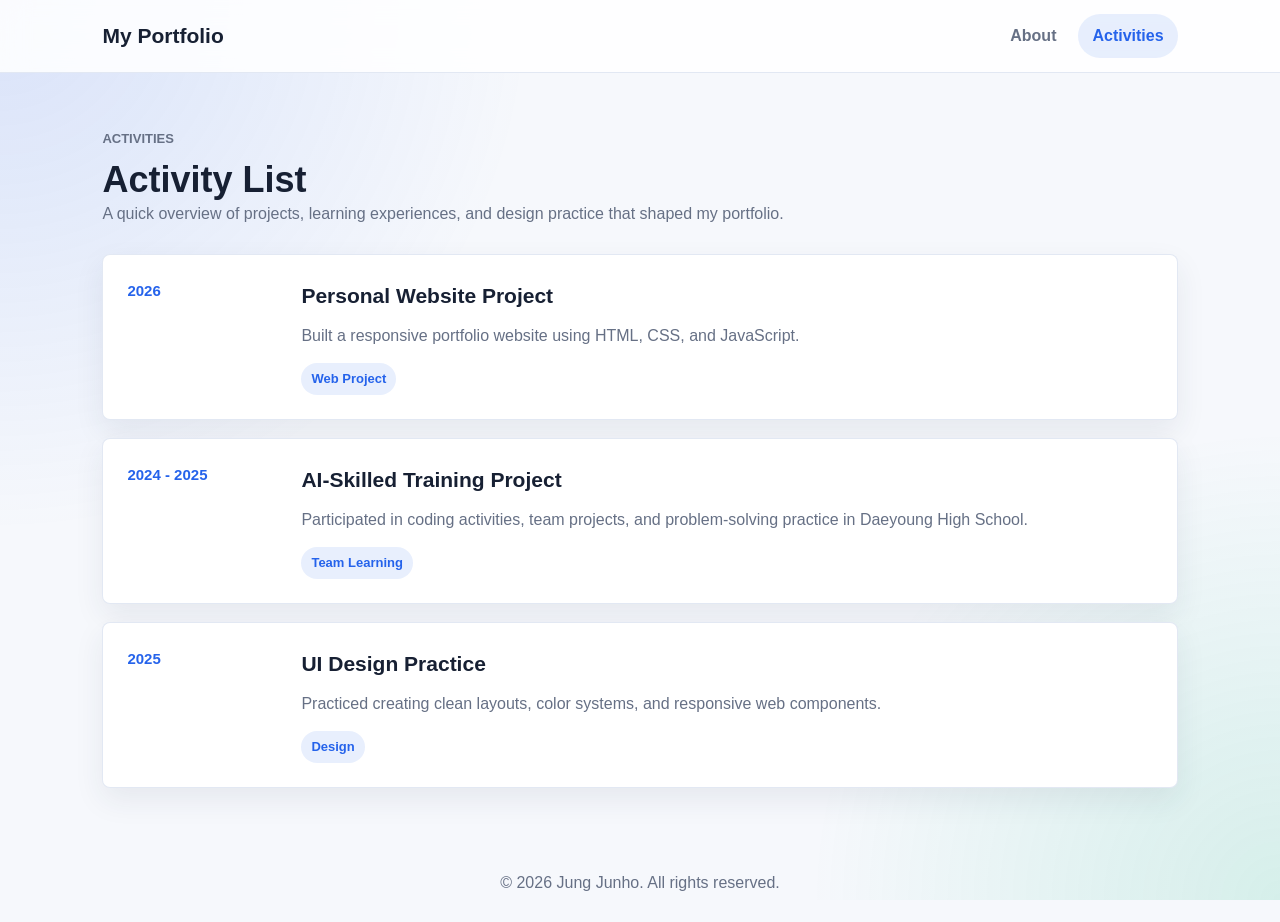
<file: activities.html>
<!DOCTYPE html>
<html lang="en">
<head>
  <meta charset="UTF-8" />
  <meta name="viewport" content="width=device-width, initial-scale=1.0" />
  <title>My Activities</title>
  <link rel="stylesheet" href="styles.css" />
</head>
<body>
  <header class="app-bar">
    <a class="logo" href="index.html" aria-label="Go to home">My Portfolio</a>
    <nav aria-label="Main navigation">
      <a href="index.html">About</a>
      <a href="activities.html" class="active">Activities</a>
    </nav>
  </header>

  <main class="container section-space">
    <section class="page-title">
      <p class="eyebrow">Activities</p>
      <h1>Activity List</h1>
      <p>
        A quick overview of projects, learning experiences, and design practice
        that shaped my portfolio.
      </p>
    </section>

    <section class="activity-list" aria-label="Activities">
      <article class="activity-card">
        <div class="activity-year">2026</div>
        <div class="activity-content">
          <h2>Personal Website Project</h2>
          <p>
            Built a responsive portfolio website using HTML, CSS, and JavaScript.
          </p>
          <span class="tag">Web Project</span>
        </div>
      </article>

      <article class="activity-card">
        <div class="activity-year">2024 - 2025</div>
        <div class="activity-content">
          <h2>AI-Skilled Training Project</h2>
          <p>
            Participated in coding activities, team projects, and problem-solving
            practice in Daeyoung High School.
          </p>
          <span class="tag">Team Learning</span>
        </div>
      </article>

      <article class="activity-card">
        <div class="activity-year">2025</div>
        <div class="activity-content">
          <h2>UI Design Practice</h2>
          <p>
            Practiced creating clean layouts, color systems, and responsive web
            components.
          </p>
          <span class="tag">Design</span>
        </div>
      </article>
    </section>
  </main>

  <footer>
    <p>&copy; 2026 Jung Junho. All rights reserved.</p>
  </footer>

  <script src="script.js"></script>
</body>
</html>
</file>
<file: styles.css>
* {
  box-sizing: border-box;
  margin: 0;
  padding: 0;
}

:root {
  --blue: #2563eb;
  --blue-dark: #1d4ed8;
  --green: #10b981;
  --ink: #172033;
  --muted: #667085;
  --line: #dfe6f2;
  --surface: #ffffff;
  --soft: #f6f8fc;
  --shadow: 0 18px 45px rgba(32, 48, 80, 0.12);
}

body {
  font-family: Arial, Helvetica, sans-serif;
  background: var(--soft);
  color: var(--ink);
  line-height: 1.6;
}

body::before {
  content: "";
  position: fixed;
  inset: 0;
  z-index: -1;
  background:
    radial-gradient(circle at top left, rgba(37, 99, 235, 0.14), transparent 34%),
    radial-gradient(circle at bottom right, rgba(16, 185, 129, 0.14), transparent 30%);
}

.app-bar {
  position: sticky;
  top: 0;
  z-index: 10;
  background: rgba(255, 255, 255, 0.86);
  backdrop-filter: blur(14px);
  border-bottom: 1px solid rgba(223, 230, 242, 0.9);
  padding: 14px 8%;
  display: flex;
  justify-content: space-between;
  align-items: center;
}

.logo {
  font-size: 21px;
  font-weight: 800;
  color: var(--ink);
  text-decoration: none;
}

nav {
  display: flex;
  gap: 8px;
}

nav a {
  text-decoration: none;
  color: var(--muted);
  padding: 9px 14px;
  border-radius: 999px;
  font-weight: 700;
  transition: color 0.2s, background 0.2s;
}

nav a:hover,
nav a.active {
  color: var(--blue);
  background: rgba(37, 99, 235, 0.1);
}

.container {
  width: 84%;
  max-width: 1100px;
  margin: 0 auto;
}

.section-space {
  padding: 56px 0;
}

.hero-section {
  width: 84%;
  max-width: 1100px;
  min-height: calc(100vh - 74px);
  margin: 0 auto;
  padding: 72px 0 44px;
  display: grid;
  grid-template-columns: minmax(0, 1.2fr) minmax(280px, 0.8fr);
  gap: 34px;
  align-items: center;
}

.hero-copy h1 {
  max-width: 720px;
  font-size: 56px;
  line-height: 1.04;
  margin-bottom: 16px;
}

.lead {
  max-width: 620px;
  color: var(--muted);
  font-size: 18px;
}

.eyebrow {
  color: var(--blue);
  font-size: 13px;
  font-weight: 800;
  text-transform: uppercase;
  margin-bottom: 10px;
}

.subtitle {
  color: var(--green);
  font-size: 20px;
  font-weight: 700;
  margin-bottom: 16px;
}

.hero-actions {
  display: flex;
  flex-wrap: wrap;
  gap: 12px;
  margin-top: 28px;
}

.material-btn,
.ghost-btn {
  min-height: 46px;
  border-radius: 8px;
  padding: 12px 20px;
  font-size: 16px;
  font-weight: 800;
  cursor: pointer;
  text-decoration: none;
  display: inline-flex;
  align-items: center;
  justify-content: center;
}

.material-btn {
  border: none;
  background: var(--blue);
  color: #ffffff;
  box-shadow: 0 10px 24px rgba(37, 99, 235, 0.28);
  transition: background 0.2s, transform 0.2s, box-shadow 0.2s;
}

.material-btn:hover {
  background: var(--blue-dark);
  transform: translateY(-2px);
  box-shadow: 0 16px 32px rgba(37, 99, 235, 0.32);
}

.ghost-btn {
  border: 1px solid var(--line);
  background: #ffffff;
  color: var(--ink);
}

.profile-panel {
  background: var(--surface);
  border: 1px solid rgba(223, 230, 242, 0.9);
  border-radius: 8px;
  padding: 28px;
  box-shadow: var(--shadow);
}

.profile-photo {
  width: 100%;
  aspect-ratio: 1;
  object-fit: cover;
  border-radius: 8px;
  margin-bottom: 20px;
  background: #eaf0fb;
}

.profile-panel h2 {
  font-size: 24px;
  margin-bottom: 8px;
}

.profile-panel p {
  color: var(--muted);
}

.stats-band {
  width: 84%;
  max-width: 1100px;
  margin: -18px auto 0;
  background: #172033;
  color: #ffffff;
  border-radius: 8px;
  display: grid;
  grid-template-columns: repeat(3, 1fr);
  overflow: hidden;
  box-shadow: var(--shadow);
}

.stats-band div {
  padding: 24px;
  border-right: 1px solid rgba(255, 255, 255, 0.14);
}

.stats-band div:last-child {
  border-right: 0;
}

.stats-band strong {
  display: block;
  font-size: 30px;
  line-height: 1;
  margin-bottom: 8px;
}

.stats-band span {
  color: rgba(255, 255, 255, 0.75);
  font-weight: 700;
}

.section-heading {
  margin-bottom: 24px;
}

.section-heading h2,
.page-title h1 {
  font-size: 36px;
  line-height: 1.15;
}

.card,
.activity-card {
  background: var(--surface);
  border: 1px solid rgba(223, 230, 242, 0.9);
  border-radius: 8px;
  box-shadow: 0 12px 30px rgba(32, 48, 80, 0.08);
}

.grid {
  display: grid;
  grid-template-columns: repeat(3, 1fr);
  gap: 20px;
}

.feature-card {
  padding: 26px;
  transition: transform 0.2s, box-shadow 0.2s;
}

.feature-card:hover {
  transform: translateY(-4px);
  box-shadow: var(--shadow);
}

.icon-badge {
  width: 44px;
  height: 44px;
  border-radius: 8px;
  display: grid;
  place-items: center;
  background: rgba(16, 185, 129, 0.13);
  color: #047857;
  font-weight: 900;
  margin-bottom: 18px;
}

h3,
.activity-content h2 {
  margin-bottom: 10px;
  font-size: 21px;
}

.feature-card p,
.feature-card li,
.page-title p,
.activity-content p {
  color: var(--muted);
}

ul {
  padding-left: 20px;
}

.page-title {
  margin-bottom: 28px;
  max-width: 720px;
}

.activity-list {
  display: grid;
  gap: 18px;
}

.activity-card {
  display: grid;
  grid-template-columns: 150px 1fr;
  gap: 24px;
  padding: 24px;
  align-items: start;
}

.activity-year {
  color: var(--blue);
  font-size: 15px;
  font-weight: 900;
}

.tag {
  display: inline-flex;
  margin-top: 14px;
  padding: 6px 10px;
  border-radius: 999px;
  background: rgba(37, 99, 235, 0.1);
  color: var(--blue);
  font-size: 13px;
  font-weight: 800;
}

footer {
  text-align: center;
  padding: 26px;
  color: var(--muted);
}

.ai-service {
  padding-top: 34px;
}

.ai-service .section-heading p:not(.eyebrow) {
  max-width: 720px;
  color: var(--muted);
}

.ai-service-layout {
  display: grid;
  grid-template-columns: minmax(0, 0.9fr) minmax(320px, 1.1fr);
  gap: 24px;
  align-items: stretch;
}

.ai-service-copy,
.ai-form {
  background: var(--surface);
  border: 1px solid rgba(223, 230, 242, 0.9);
  border-radius: 8px;
  box-shadow: 0 12px 30px rgba(32, 48, 80, 0.08);
}

.ai-service-copy {
  padding: 28px;
}

.ai-service-copy h3 {
  margin-bottom: 12px;
}

.ai-service-copy p,
.service-points li {
  color: var(--muted);
}

.service-points {
  display: grid;
  gap: 10px;
  margin-top: 20px;
  padding-left: 20px;
}

.ai-form {
  padding: 28px;
  display: grid;
  gap: 12px;
}

.ai-form label {
  font-size: 14px;
  font-weight: 800;
  color: var(--ink);
}

.ai-form input,
.ai-form textarea {
  width: 100%;
  border: 1px solid var(--line);
  border-radius: 8px;
  background: #fbfdff;
  color: var(--ink);
  font: inherit;
  padding: 13px 14px;
  outline: none;
  transition: border-color 0.2s, box-shadow 0.2s, background 0.2s;
}

.ai-form textarea {
  min-height: 140px;
  resize: vertical;
}

.ai-form input:focus,
.ai-form textarea:focus {
  border-color: var(--blue);
  background: #ffffff;
  box-shadow: 0 0 0 4px rgba(37, 99, 235, 0.12);
}

.ai-form .material-btn {
  width: 100%;
  margin-top: 8px;
}

.response-message {
  display: none;
  margin-top: 4px;
  border-radius: 8px;
  padding: 12px 14px;
  font-weight: 800;
}

.response-message.is-loading {
  display: block;
  background: rgba(37, 99, 235, 0.1);
  color: var(--blue);
}

.response-message.is-success {
  display: block;
  background: rgba(16, 185, 129, 0.12);
  color: #047857;
}

.response-message.is-error {
  display: block;
  background: rgba(220, 38, 38, 0.1);
  color: #b91c1c;
}

@media (max-width: 860px) {
  .ai-service-layout {
    grid-template-columns: 1fr;
  }
}

@media (max-width: 860px) {
  .hero-section {
    min-height: auto;
    grid-template-columns: 1fr;
    padding-top: 46px;
  }

  .hero-copy h1 {
    font-size: 40px;
  }

  .profile-panel {
    display: grid;
    grid-template-columns: 120px 1fr;
    gap: 18px;
    align-items: center;
  }

  .profile-photo {
    margin-bottom: 0;
  }

  .grid,
  .stats-band {
    grid-template-columns: 1fr;
  }

  .stats-band div {
    border-right: 0;
    border-bottom: 1px solid rgba(255, 255, 255, 0.14);
  }

  .stats-band div:last-child {
    border-bottom: 0;
  }
}

@media (max-width: 640px) {
  .app-bar {
    padding: 14px 5%;
    flex-direction: column;
    gap: 12px;
  }

  .container,
  .hero-section,
  .stats-band {
    width: 90%;
  }

  .hero-copy h1,
  .section-heading h2,
  .page-title h1 {
    font-size: 32px;
  }

  .lead,
  .subtitle {
    font-size: 17px;
  }

  .hero-actions {
    flex-direction: column;
  }

  .material-btn,
  .ghost-btn {
    width: 100%;
  }

  .profile-panel,
  .activity-card {
    grid-template-columns: 1fr;
  }

  .profile-photo {
    max-width: 180px;
  }
}
</file>
